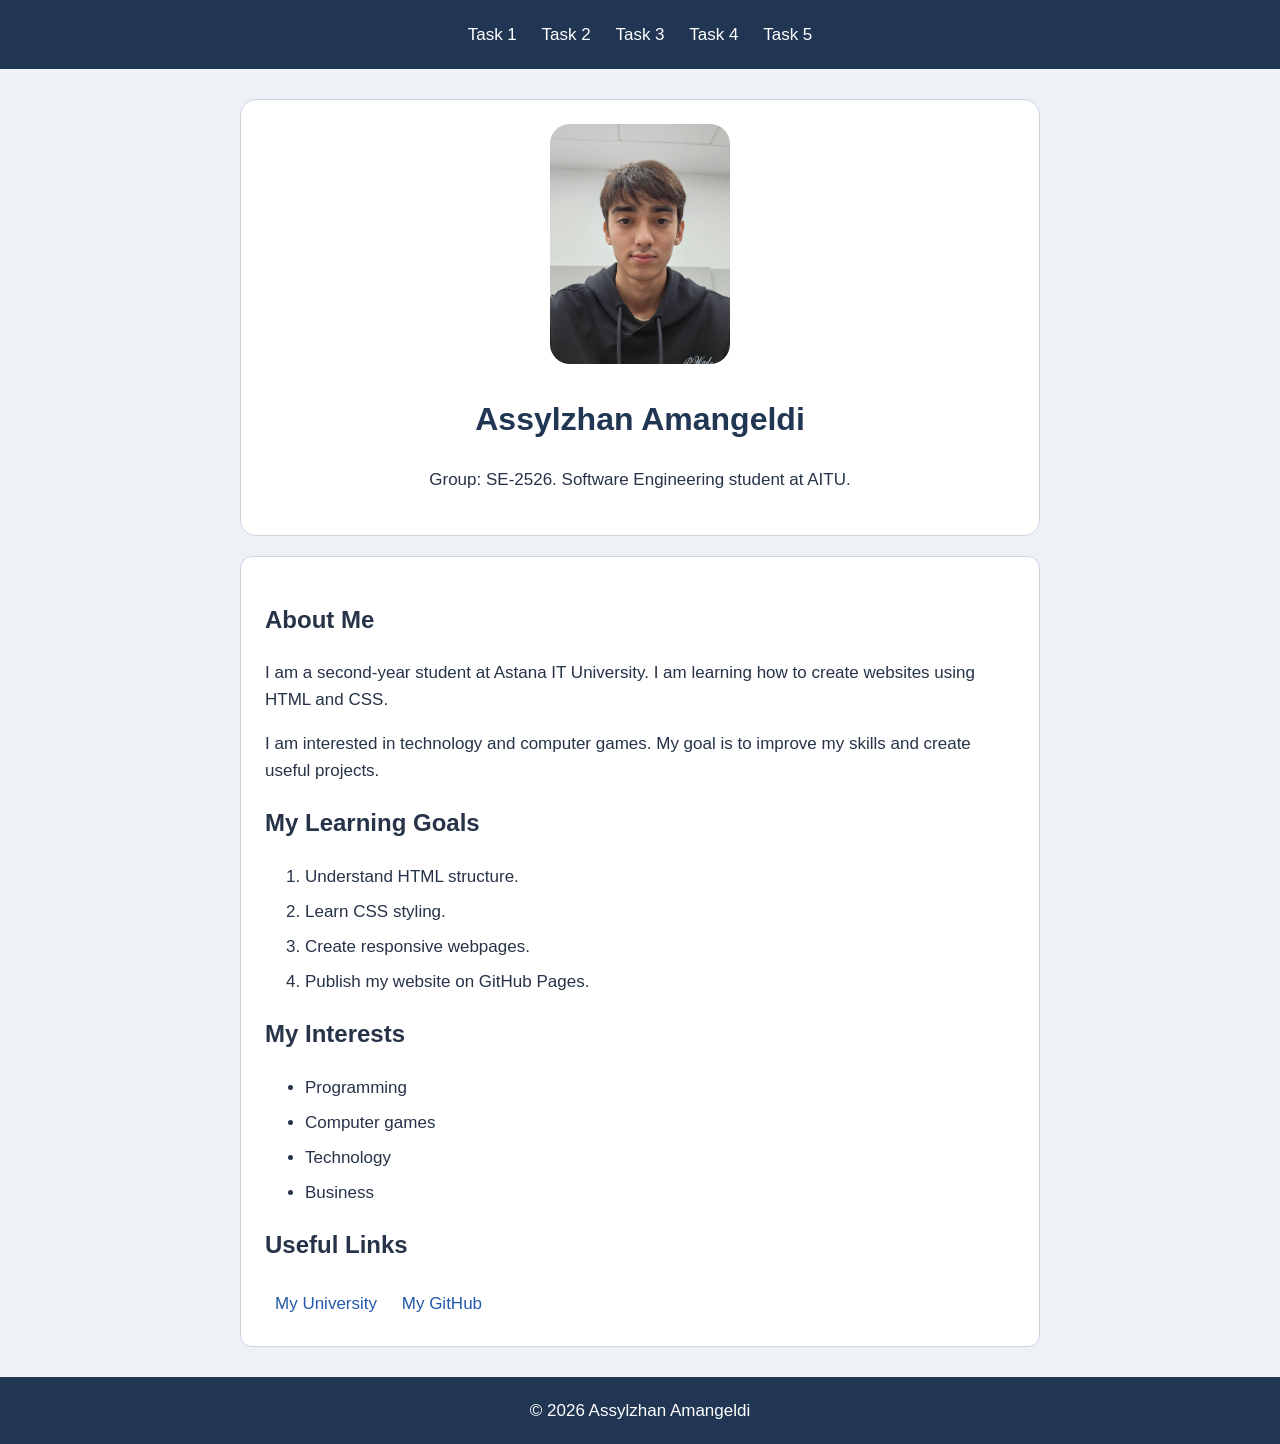
<file: index.html>
<!DOCTYPE html>
<html lang="en">
<head>
    <meta charset="UTF-8">
    <meta name="viewport" content="width=device-width, initial-scale=1.0">
    <title>My Personal Page</title>
    <link rel="stylesheet" href="styles.css">
</head>
<body>
    <nav>
        <a href="index.html">Task 1</a>
        <a href="layout.html">Task 2</a>
        <a href="exercise1/index.html">Task 3</a>
        <a href="table-form.html">Task 4</a>
        <a href="project.html">Task 5</a>
    </nav>

    <main>
        <div class="profile-card">
            <img src="images/profile.jpg"
                 alt="Portrait of Assylzhan Amangeldi">

            <h1 id="profile-name">Assylzhan Amangeldi</h1>
            <p>Group: SE-2526. Software Engineering student at AITU.</p>
        </div>

        <section>
            <h2>About Me</h2>
            <p>
                I am a second-year student at Astana IT University.
                I am learning how to create websites using HTML and CSS.
            </p>
            <p>
                I am interested in technology and computer games.
                My goal is to improve my skills and create useful projects.
            </p>

            <h2>My Learning Goals</h2>
            <ol>
                <li>Understand HTML structure.</li>
                <li>Learn CSS styling.</li>
                <li>Create responsive webpages.</li>
                <li>Publish my website on GitHub Pages.</li>
            </ol>

            <h2>My Interests</h2>
            <ul>
                <li>Programming</li>
                <li>Computer games</li>
                <li>Technology</li>
                <li>Business</li>
            </ul>

            <h2>Useful Links</h2>
            <a href="https://astanait.edu.kz/">My University</a>
            <a href="https://github.com/Asylstyle">My GitHub</a>
        </section>
    </main>

    <footer>
        &copy; 2026 Assylzhan Amangeldi
    </footer>
</body>
</html>
</file>
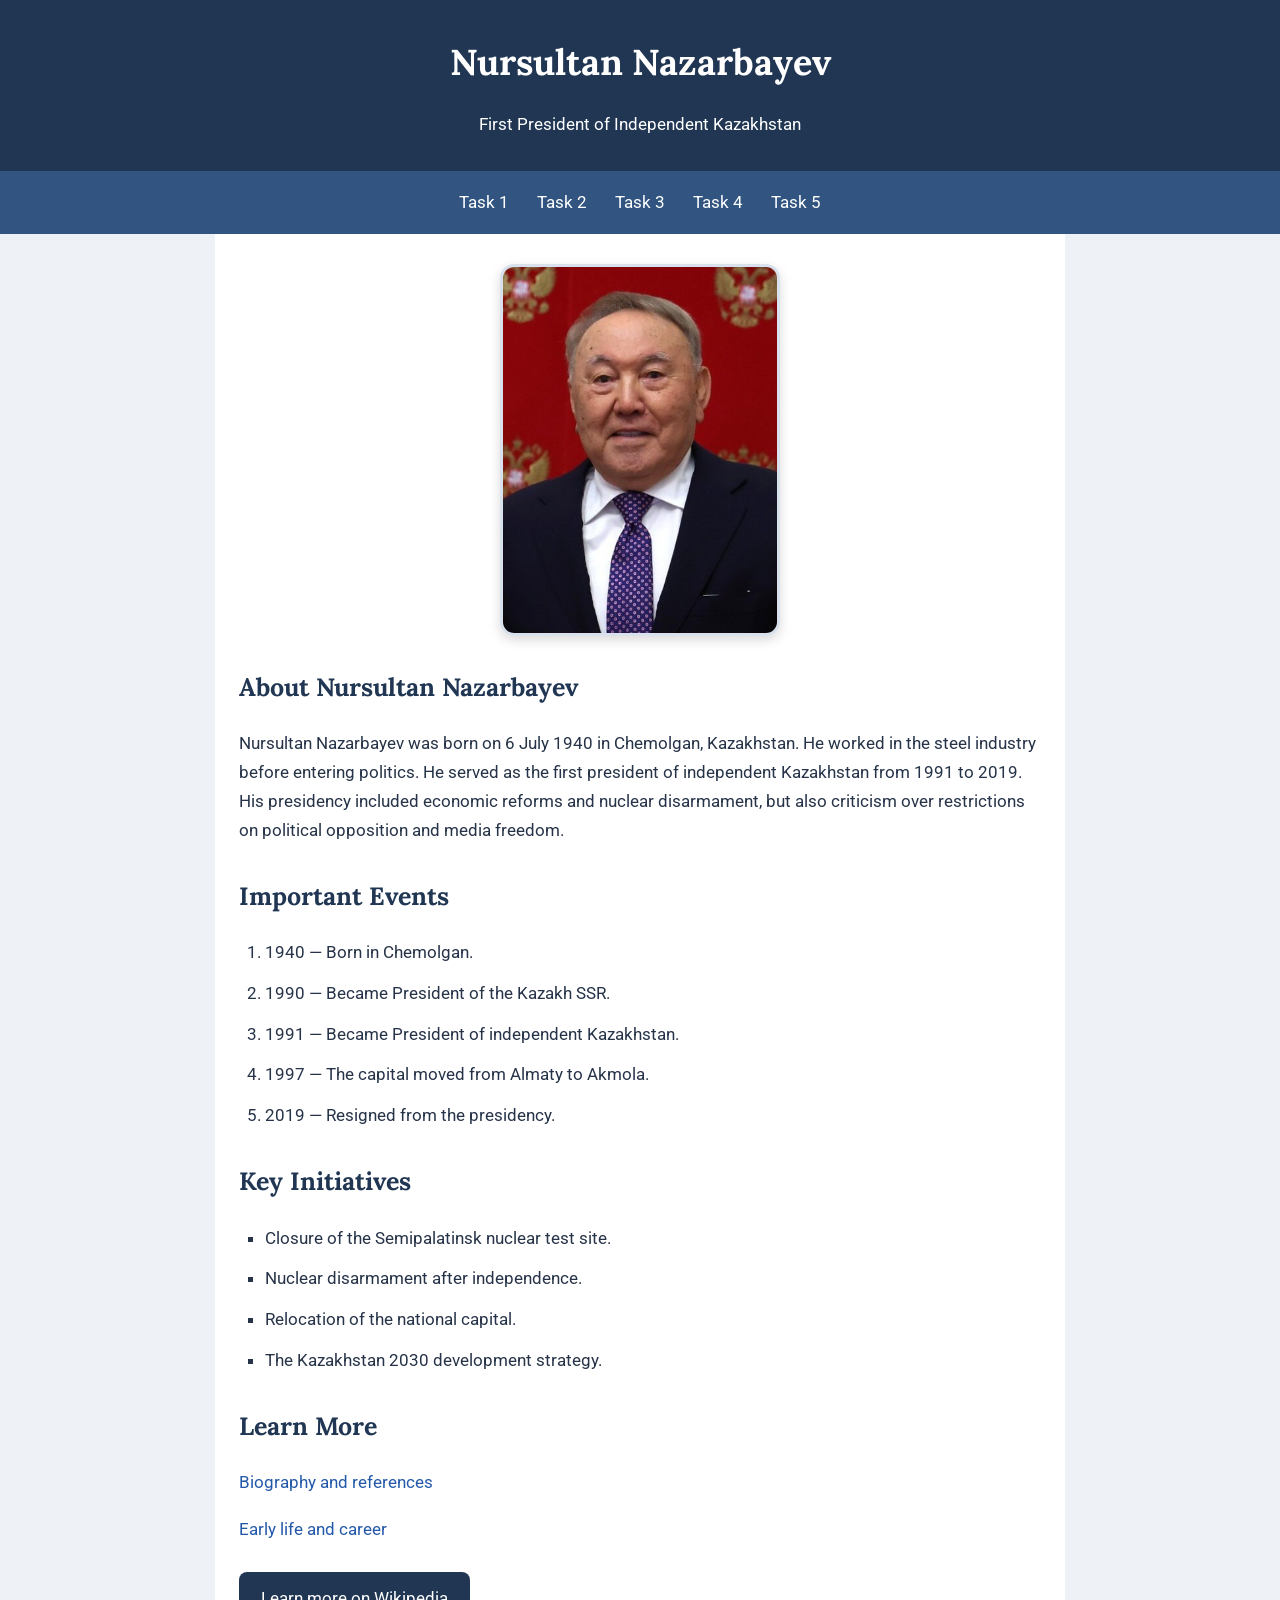
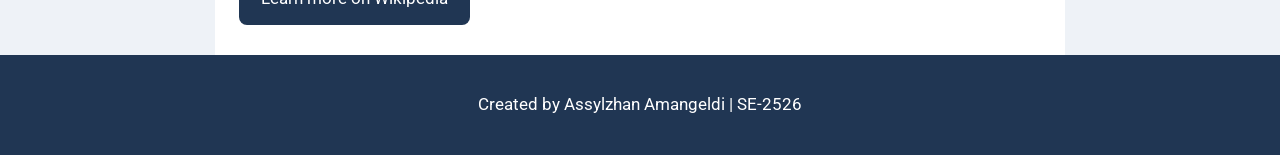
<file: exercise1/index.html>
<!DOCTYPE html>
<html lang="en">
<head>
    <meta charset="UTF-8">
    <meta name="viewport" content="width=device-width, initial-scale=1.0">
    <title>Nursultan Nazarbayev | Biography</title>

    <link href="https://fonts.googleapis.com/css2?family=Lora:wght@400;700&family=Roboto:wght@400;700&display=swap"
          rel="stylesheet">
    <link rel="stylesheet" href="styles.css">
</head>
<body>
    <header>
        <h1>Nursultan Nazarbayev</h1>
        <p>First President of Independent Kazakhstan</p>
    </header>

    <nav>
        <a href="../index.html">Task 1</a>
        <a href="../layout.html">Task 2</a>
        <a href="index.html">Task 3</a>
        <a href="../table-form.html">Task 4</a>
        <a href="../project.html">Task 5</a>
    </nav>

    <main class="content">
        <img class="portrait"
             src="../images/nazarbayev.jpg"
             alt="Portrait of Nursultan Nazarbayev">

        <h2>About Nursultan Nazarbayev</h2>
        <p>
            Nursultan Nazarbayev was born on 6 July 1940 in
            Chemolgan, Kazakhstan.
            He worked in the steel industry before entering politics.
            He served as the first president of independent Kazakhstan
            from 1991 to 2019.
            His presidency included economic reforms and nuclear
            disarmament, but also criticism over restrictions on
            political opposition and media freedom.
        </p>

        <h2>Important Events</h2>
        <ol>
            <li>1940 — Born in Chemolgan.</li>
            <li>1990 — Became President of the Kazakh SSR.</li>
            <li>1991 — Became President of independent Kazakhstan.</li>
            <li>1997 — The capital moved from Almaty to Akmola.</li>
            <li>2019 — Resigned from the presidency.</li>
        </ol>

        <h2>Key Initiatives</h2>
        <ul>
            <li>Closure of the Semipalatinsk nuclear test site.</li>
            <li>Nuclear disarmament after independence.</li>
            <li>Relocation of the national capital.</li>
            <li>The Kazakhstan 2030 development strategy.</li>
        </ul>

        <h2>Learn More</h2>
        <p>
            <a href="https://en.wikipedia.org/wiki/Nursultan_Nazarbayev">
                Biography and references
            </a>
        </p>
        <p>
            <a href="https://en.wikipedia.org/wiki/Nursultan_Nazarbayev#Early_life_and_career">
                Early life and career
            </a>
        </p>

        <a class="btn"
           href="https://en.wikipedia.org/wiki/Nursultan_Nazarbayev">
            Learn more on Wikipedia
        </a>
    </main>

    <footer>
        <p>Created by Assylzhan Amangeldi | SE-2526</p>
    </footer>
</body>
</html>
</file>
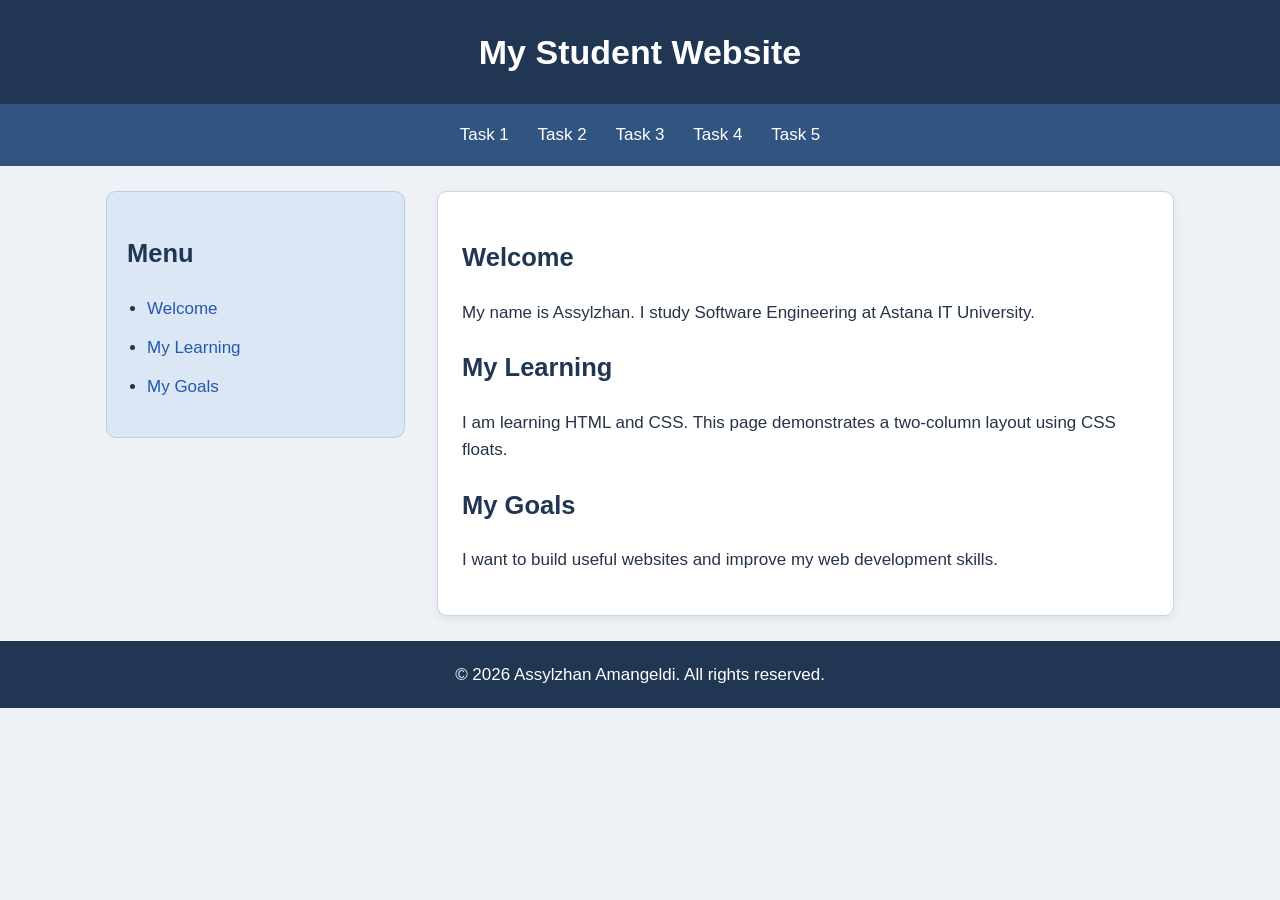
<file: layout.html>
<!DOCTYPE html>
<html lang="en">
<head>
    <meta charset="UTF-8">
    <meta name="viewport" content="width=device-width, initial-scale=1.0">
    <title>Task 2 | Webpage Layout</title>
    <link rel="stylesheet" href="layout.css">
</head>
<body>
    <div class="header">
        <h1>My Student Website</h1>
    </div>

    <div class="navbar">
        <a href="index.html">Task 1</a>
        <a href="layout.html">Task 2</a>
        <a href="exercise1/index.html">Task 3</a>
        <a href="table-form.html">Task 4</a>
        <a href="project.html">Task 5</a>
    </div>

    <div class="container">
        <div class="sidebar">
            <h2>Menu</h2>
            <ul>
                <li><a href="#welcome">Welcome</a></li>
                <li><a href="#learning">My Learning</a></li>
                <li><a href="#goals">My Goals</a></li>
            </ul>
        </div>

        <div class="content">
            <h2 id="welcome">Welcome</h2>
            <p>
                My name is Assylzhan. I study Software Engineering
                at Astana IT University.
            </p>

            <h2 id="learning">My Learning</h2>
            <p>
                I am learning HTML and CSS. This page demonstrates
                a two-column layout using CSS floats.
            </p>

            <h2 id="goals">My Goals</h2>
            <p>
                I want to build useful websites and improve
                my web development skills.
            </p>
        </div>
    </div>

    <div class="footer">
        &copy; 2026 Assylzhan Amangeldi. All rights reserved.
    </div>
</body>
</html>
</file>
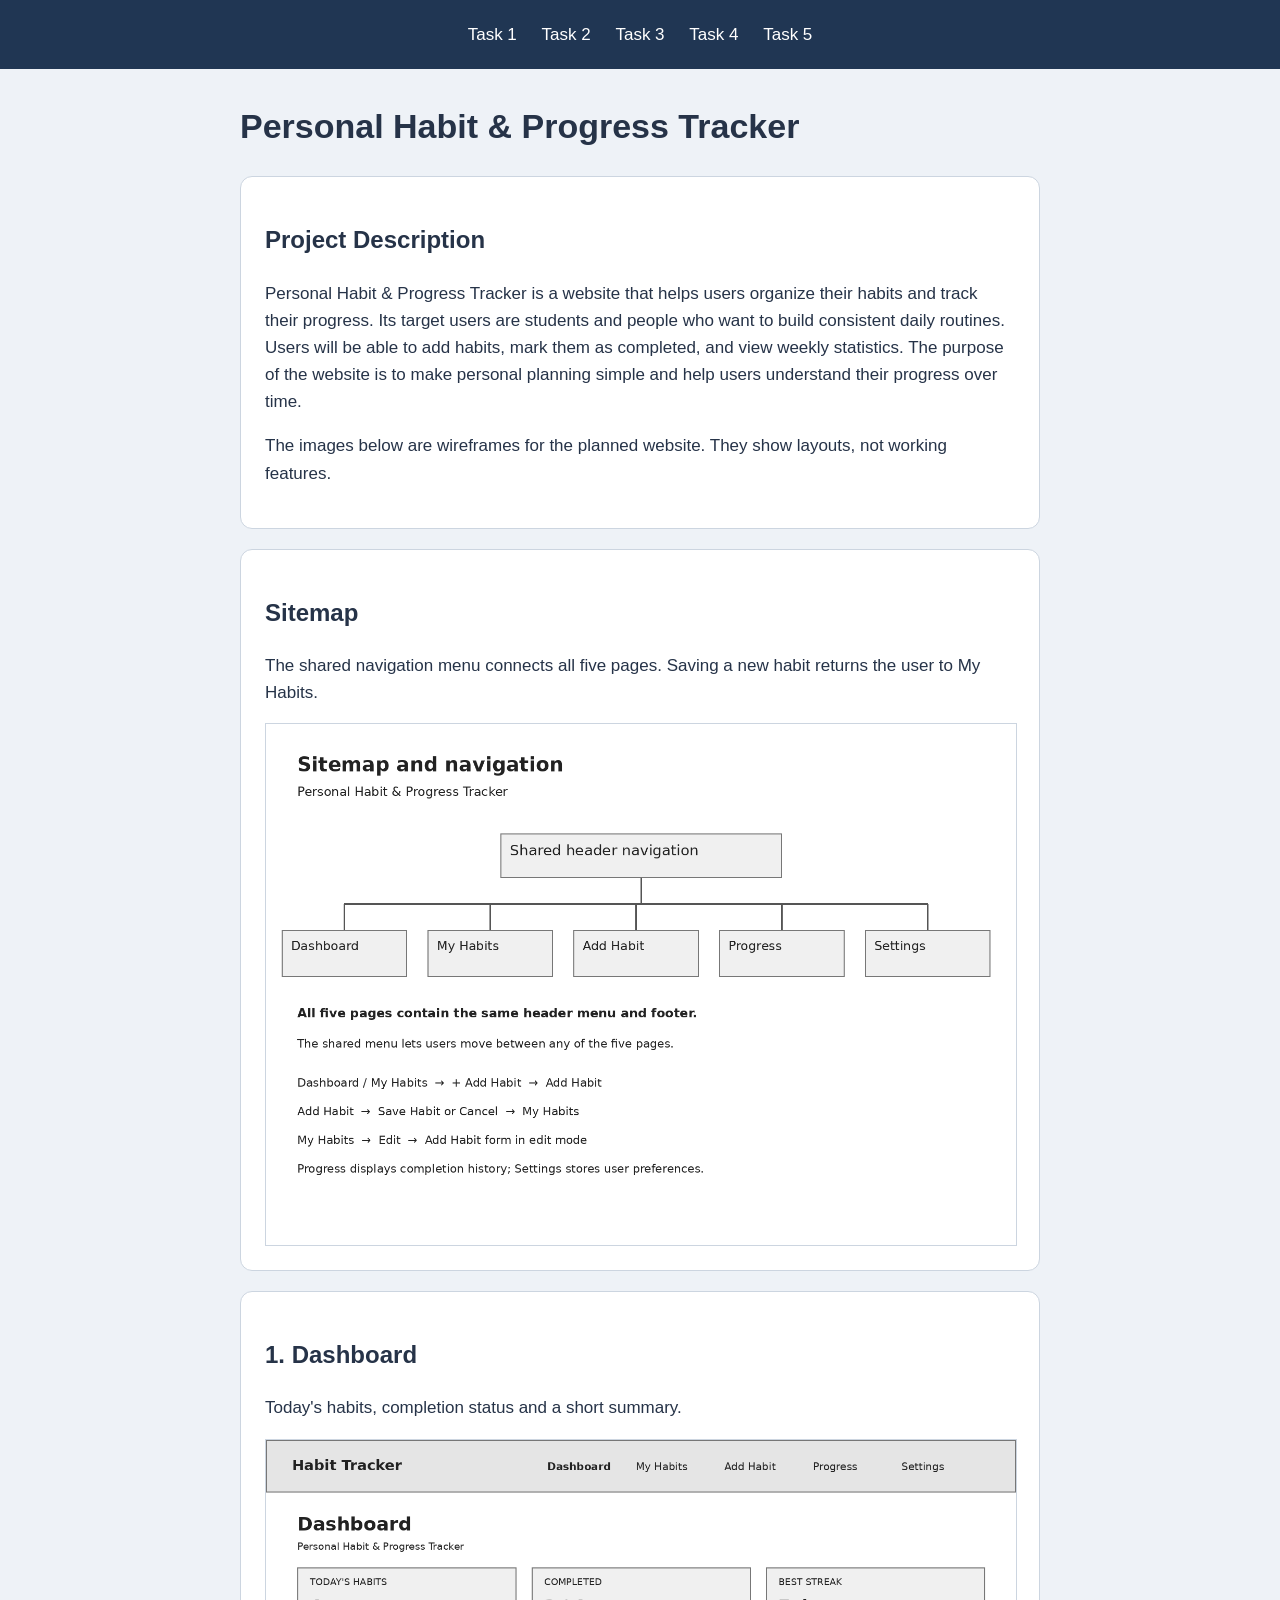
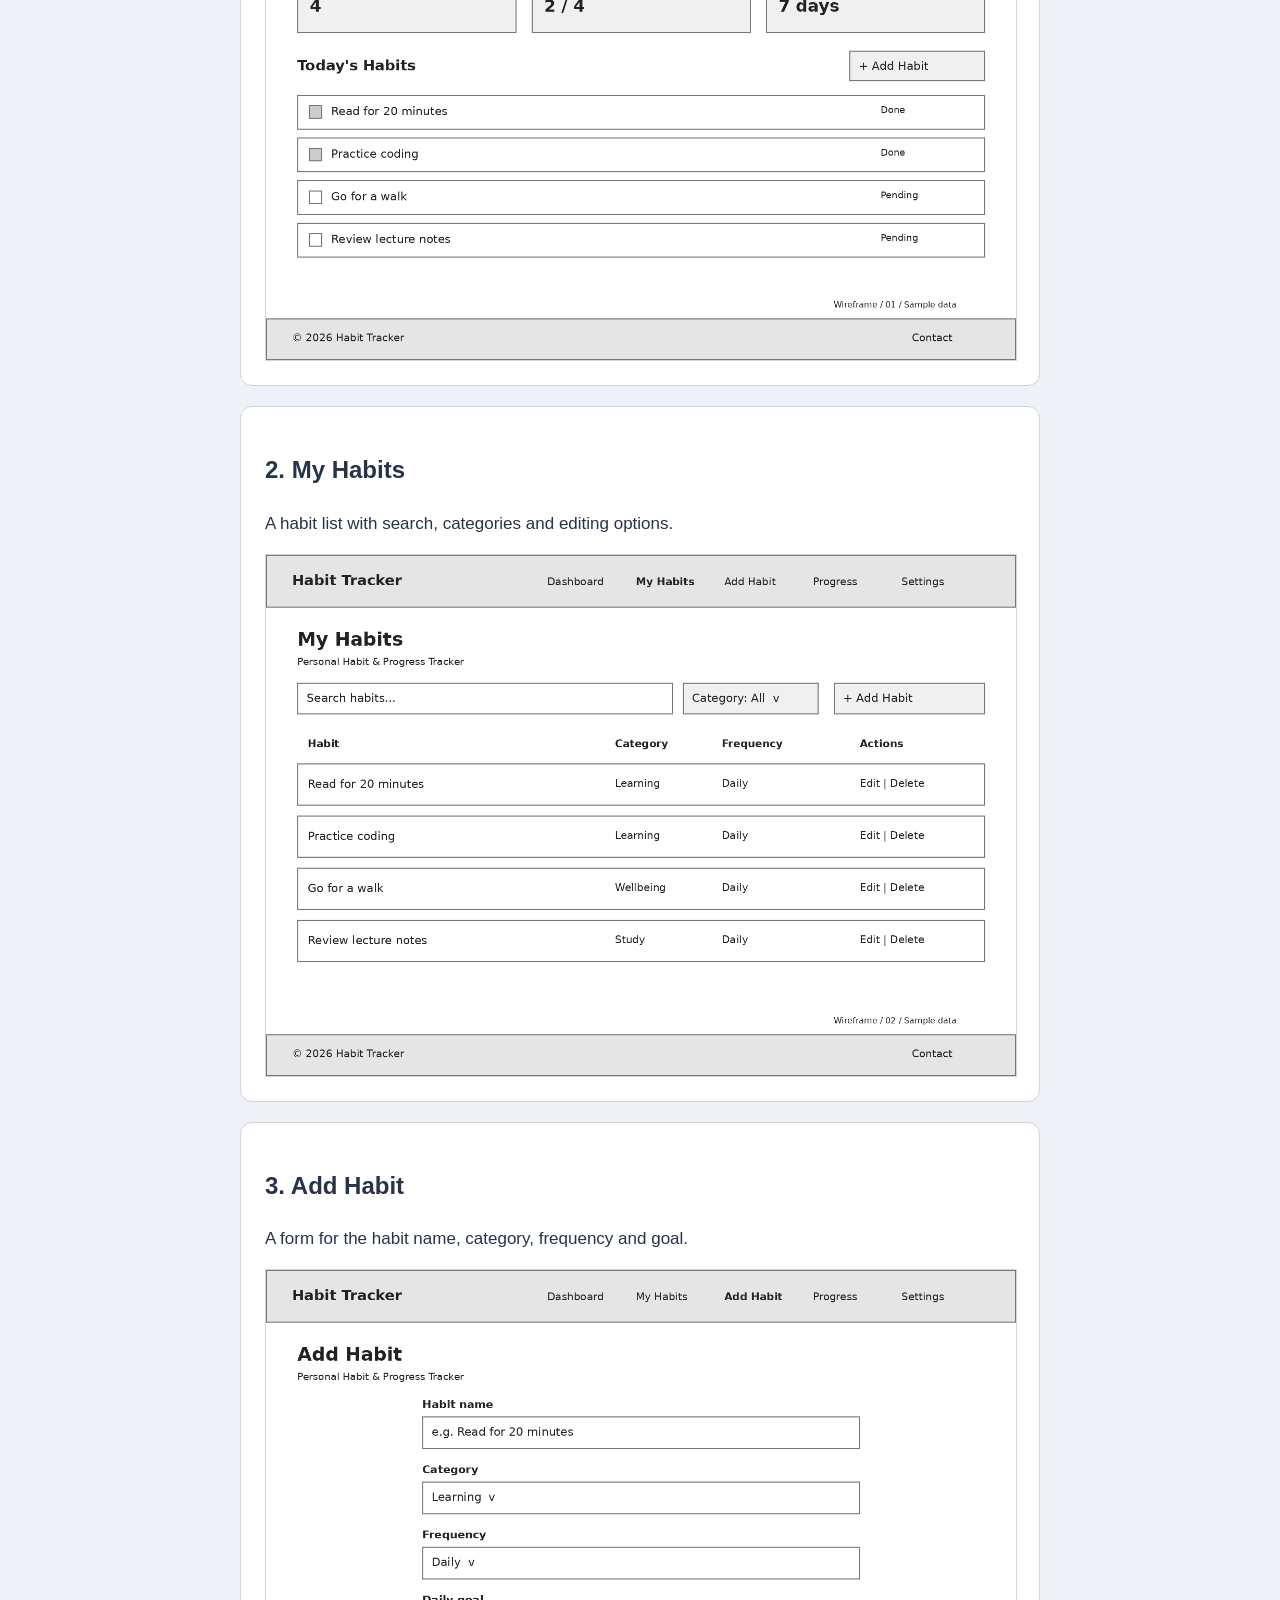
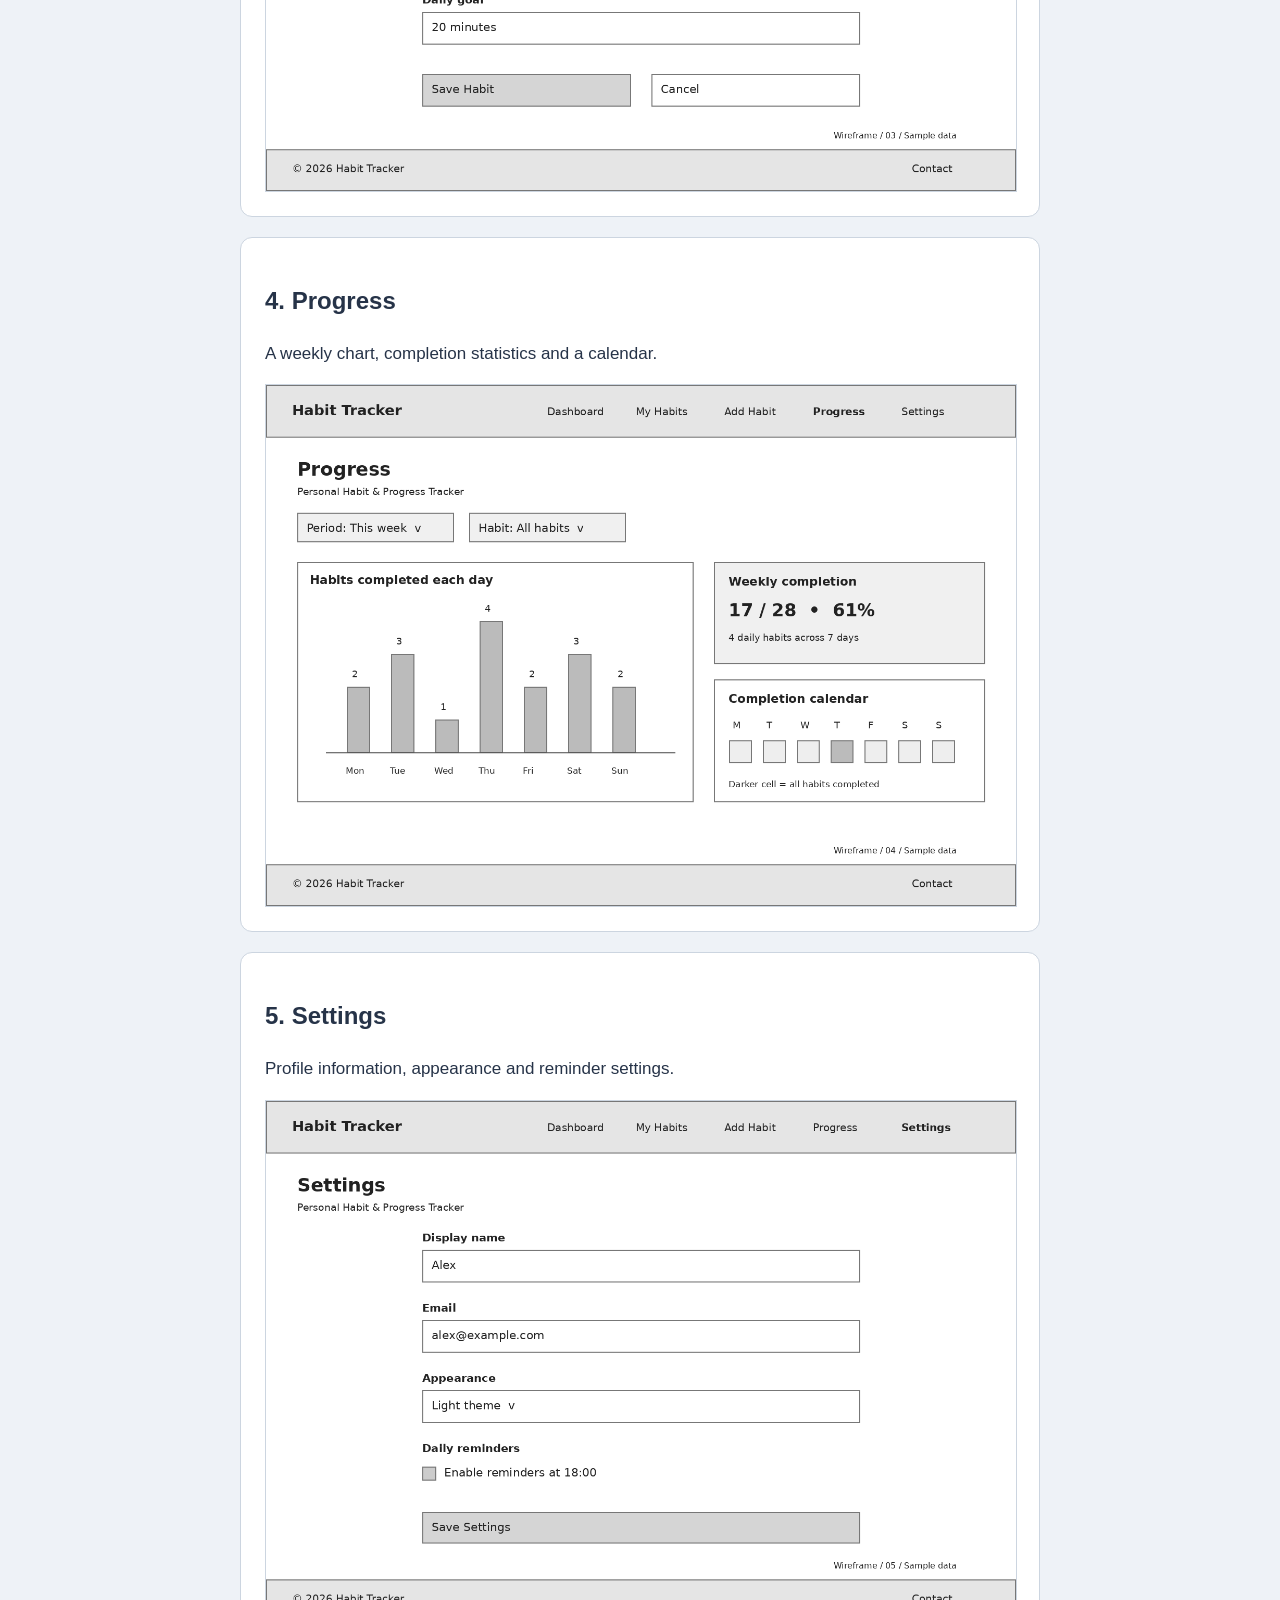
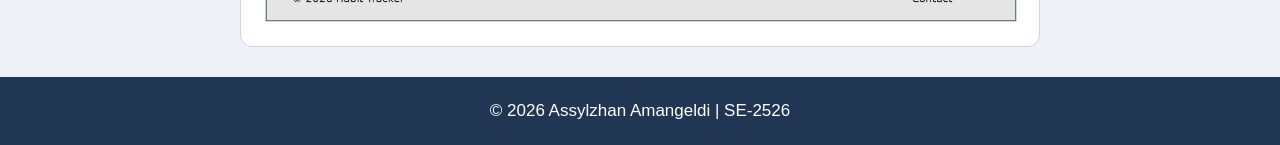
<file: project.html>
<!DOCTYPE html>
<html lang="en">
<head>
    <meta charset="UTF-8">
    <meta name="viewport" content="width=device-width, initial-scale=1.0">
    <title>Task 5 | Habit Tracker Project</title>
    <link rel="stylesheet" href="styles.css">

    <style>
        .wireframe {
            display: block;
            width: 100%;
            height: auto;
            margin-top: 16px;
            border: 1px solid #ccd5e0;
        }
    </style>
</head>
<body>
    <nav>
        <a href="index.html">Task 1</a>
        <a href="layout.html">Task 2</a>
        <a href="exercise1/index.html">Task 3</a>
        <a href="table-form.html">Task 4</a>
        <a href="project.html">Task 5</a>
    </nav>

    <main>
        <h1>Personal Habit &amp; Progress Tracker</h1>

        <section>
            <h2>Project Description</h2>
            <p>
                Personal Habit &amp; Progress Tracker is a website
                that helps users organize their habits and track
                their progress.
                Its target users are students and people who want
                to build consistent daily routines.
                Users will be able to add habits, mark them as
                completed, and view weekly statistics.
                The purpose of the website is to make personal
                planning simple and help users understand their
                progress over time.
            </p>
            <p>
                The images below are wireframes for the planned
                website. They show layouts, not working features.
            </p>
        </section>

        <section>
            <h2>Sitemap</h2>
            <p>
                The shared navigation menu connects all five pages.
                Saving a new habit returns the user to My Habits.
            </p>
            <img class="wireframe"
                 src="wireframes/06-sitemap.png"
                 alt="Sitemap showing the five pages and navigation">
        </section>

        <section>
            <h2>1. Dashboard</h2>
            <p>Today's habits, completion status and a short summary.</p>
            <img class="wireframe"
                 src="wireframes/01-dashboard.png"
                 alt="Dashboard wireframe with habits and summary cards">
        </section>

        <section>
            <h2>2. My Habits</h2>
            <p>A habit list with search, categories and editing options.</p>
            <img class="wireframe"
                 src="wireframes/02-my-habits.png"
                 alt="My Habits wireframe with a list and action buttons">
        </section>

        <section>
            <h2>3. Add Habit</h2>
            <p>A form for the habit name, category, frequency and goal.</p>
            <img class="wireframe"
                 src="wireframes/03-add-habit.png"
                 alt="Add Habit wireframe with form fields">
        </section>

        <section>
            <h2>4. Progress</h2>
            <p>A weekly chart, completion statistics and a calendar.</p>
            <img class="wireframe"
                 src="wireframes/04-progress.png"
                 alt="Progress wireframe with a chart and calendar">
        </section>

        <section>
            <h2>5. Settings</h2>
            <p>Profile information, appearance and reminder settings.</p>
            <img class="wireframe"
                 src="wireframes/05-settings.png"
                 alt="Settings wireframe with profile and preferences">
        </section>
    </main>

    <footer>
        &copy; 2026 Assylzhan Amangeldi | SE-2526
    </footer>
</body>
</html>
</file>
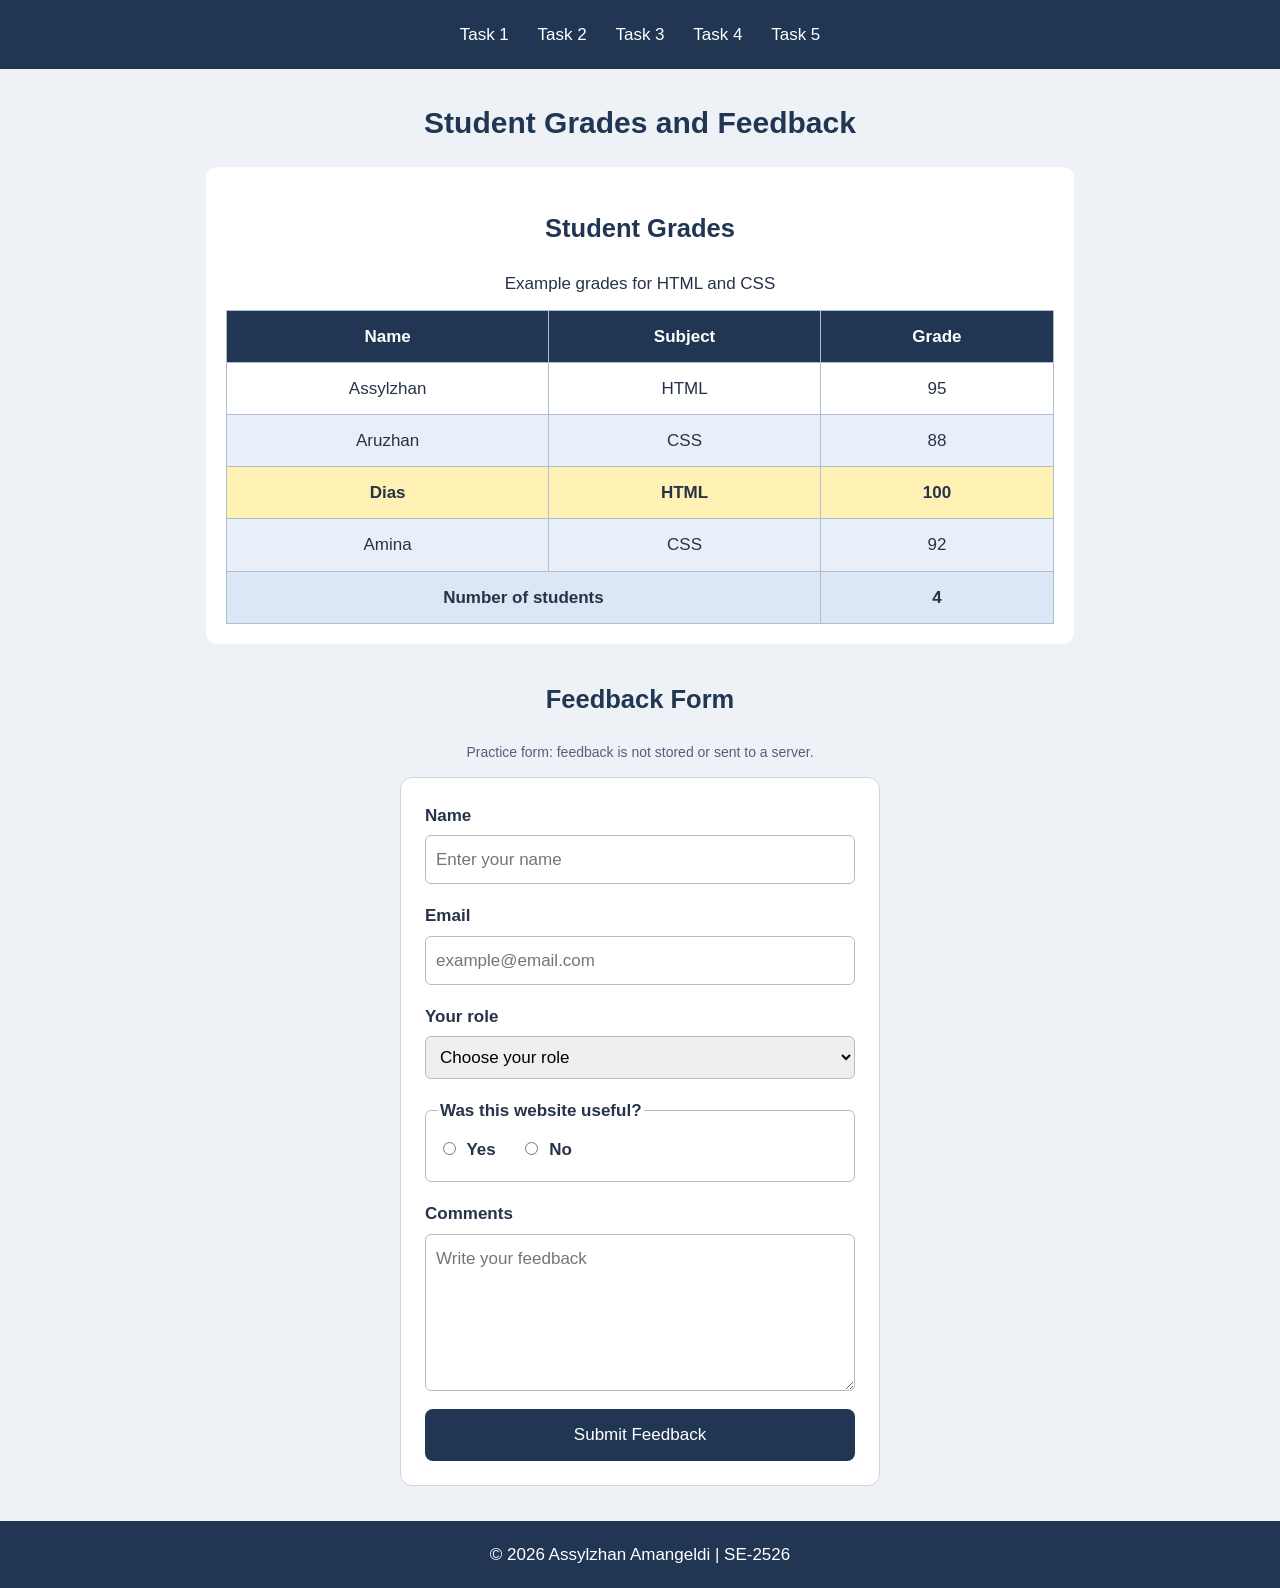
<file: table-form.html>
<!DOCTYPE html>
<html lang="en">
<head>
    <meta charset="UTF-8">
    <meta name="viewport" content="width=device-width, initial-scale=1.0">
    <title>Task 4 | Table and Form</title>
    <link rel="stylesheet" href="table-form.css">
</head>
<body>
    <nav>
        <a href="index.html">Task 1</a>
        <a href="layout.html">Task 2</a>
        <a href="exercise1/index.html">Task 3</a>
        <a href="table-form.html">Task 4</a>
        <a href="project.html">Task 5</a>
    </nav>

    <main>
        <h1 id="page-title">Student Grades and Feedback</h1>

        <section class="table-section">
            <h2>Student Grades</h2>

            <table>
                <caption>Example grades for HTML and CSS</caption>

                <thead>
                    <tr>
                        <th scope="col">Name</th>
                        <th scope="col">Subject</th>
                        <th scope="col">Grade</th>
                    </tr>
                </thead>

                <tbody>
                    <tr>
                        <td>Assylzhan</td>
                        <td>HTML</td>
                        <td>95</td>
                    </tr>
                    <tr>
                        <td>Aruzhan</td>
                        <td>CSS</td>
                        <td>88</td>
                    </tr>
                    <tr class="highlight-row">
                        <td>Dias</td>
                        <td>HTML</td>
                        <td>100</td>
                    </tr>
                    <tr>
                        <td>Amina</td>
                        <td>CSS</td>
                        <td>92</td>
                    </tr>
                </tbody>

                <tfoot>
                    <tr>
                        <td colspan="2">Number of students</td>
                        <td>4</td>
                    </tr>
                </tfoot>
            </table>
        </section>

        <section class="form-section">
            <h2>Feedback Form</h2>
            <p class="form-note">
                Practice form: feedback is not stored or sent to a server.
            </p>

            <form action="table-form.html" method="get">
                <label for="name">Name</label>
                <input type="text" id="name" name="name"
                       placeholder="Enter your name" required>

                <label for="email">Email</label>
                <input type="email" id="email" name="email"
                       placeholder="example@email.com" required>

                <label for="role">Your role</label>
                <select id="role" name="role" required>
                    <option value="">Choose your role</option>
                    <option value="student">Student</option>
                    <option value="teacher">Teacher</option>
                    <option value="other">Other</option>
                </select>

                <fieldset>
                    <legend>Was this website useful?</legend>

                    <label class="radio-option" for="yes">
                        <input type="radio" id="yes"
                               name="useful" value="yes" required>
                        Yes
                    </label>

                    <label class="radio-option" for="no">
                        <input type="radio" id="no"
                               name="useful" value="no">
                        No
                    </label>
                </fieldset>

                <label for="comments">Comments</label>
                <textarea id="comments" name="comments"
                          rows="5"
                          placeholder="Write your feedback"></textarea>

                <button type="submit">Submit Feedback</button>
            </form>
        </section>
    </main>

    <footer>
        &copy; 2026 Assylzhan Amangeldi | SE-2526
    </footer>
</body>
</html>
</file>
<file: styles.css>
/* Element selector */
body {
    margin: 0;
    background-color: #eef2f7;
    color: #263348;
    font-family: Arial, sans-serif;
    font-size: 17px;
    line-height: 1.6;
}

nav {
    background-color: #203653;
    padding: 16px;
    text-align: center;
}

a {
    display: inline-block;
    color: #2459a9;
    margin: 5px 10px;
    text-decoration: none;
}

a:hover {
    color: #b54708;
    text-decoration: underline;
}

nav a {
    color: white;
}

nav a:hover {
    color: #ffd38a;
}

main {
    max-width: 800px;
    margin: 30px auto;
    padding: 0 16px;
}

/* Class selector */
.profile-card {
    background-color: white;
    text-align: center;
    padding: 24px;
    border: 1px solid #ccd5e0;
    border-radius: 16px;
}

.profile-card img {
    width: 180px;
    max-width: 100%;
    height: auto;
    border-radius: 20px;
}

/* ID selector */
#profile-name {
    color: #203653;
    font-size: 32px;
}

section {
    background-color: white;
    margin-top: 20px;
    padding: 24px;
    border: 1px solid #ccd5e0;
    border-radius: 12px;
}

h2 {
    font-size: 24px;
}

li {
    margin-bottom: 8px;
}

footer {
    background-color: #203653;
    color: white;
    text-align: center;
    padding: 20px;
}

@media (max-width: 600px) {
    #profile-name {
        font-size: 25px;
    }

    .profile-card,
    section {
        padding: 16px;
    }
}
</file>
<file: exercise1/styles.css>
* {
    box-sizing: border-box;
}

body {
    margin: 0;
    background-color: #eef2f7;
    font-family: "Roboto", sans-serif;
    font-size: 17px;
    line-height: 1.7;
    color: #263348;
}

h1,
h2 {
    font-family: "Lora", serif;
}

header {
    background-color: #203653;
    color: white;
    padding: 32px 16px;
    text-align: center;
}

header h1 {
    margin: 0;
    font-size: 36px;
}

header p {
    margin-bottom: 0;
}

nav {
    background-color: #315580;
    padding: 12px;
    text-align: center;
}

nav a {
    display: inline-block;
    color: white;
    margin: 5px 12px;
}

nav a:hover {
    color: #ffd38a;
}

.content {
    max-width: 850px;
    margin: 0 auto;
    padding: 30px 24px;
    background-color: white;
}

.portrait {
    display: block;
    width: 280px;
    max-width: 100%;
    height: auto;
    margin: 0 auto 30px;
    border-radius: 14px;
    border: 3px solid #d8e1ec;
    box-shadow: 0 4px 12px #00000026;
}

h2 {
    margin-top: 30px;
    color: #203653;
    font-size: 25px;
}

p {
    margin-bottom: 18px;
}

ol {
    list-style-type: decimal;
    padding-left: 26px;
}

ul {
    list-style-type: square;
    padding-left: 26px;
}

li {
    margin-bottom: 12px;
}

a {
    color: #2459a9;
    text-decoration: none;
}

a:hover {
    color: #b54708;
    text-decoration: underline;
}

.btn {
    display: inline-block;
    background-color: #203653;
    color: white;
    padding: 12px 22px;
    margin-top: 10px;
    border-radius: 8px;
}

.btn:hover {
    background-color: #315580;
    color: white;
    text-decoration: none;
}

footer {
    background-color: #203653;
    color: white;
    padding: 18px;
    text-align: center;
}

@media (max-width: 600px) {
    header h1 {
        font-size: 28px;
    }

    .content {
        padding: 20px 16px;
    }
}
</file>
<file: layout.css>
* {
    box-sizing: border-box;
}

body {
    margin: 0;
    font-family: Arial, sans-serif;
    font-size: 17px;
    line-height: 1.6;
    background-color: #eef2f7;
    color: #263348;
}

.header {
    background-color: #203653;
    color: white;
    padding: 25px;
    text-align: center;
}

.header h1 {
    margin: 0;
}

.navbar {
    background-color: #315580;
    padding: 12px;
    text-align: center;
}

.navbar a {
    display: inline-block;
    color: white;
    margin: 5px 12px;
    text-decoration: none;
}

.navbar a:hover {
    color: #ffd38a;
    text-decoration: underline;
}

.container {
    max-width: 1100px;
    margin: 25px auto;
    padding: 0 16px;
}

/* Keep floated columns inside the container */
.container::after {
    content: "";
    display: block;
    clear: both;
}

.sidebar {
    float: left;
    width: 28%;
    background-color: #dce7f5;
    padding: 20px;
    border: 1px solid #bdcce0;
    border-radius: 10px;
}

.content {
    float: right;
    width: 69%;
    background-color: white;
    padding: 24px;
    border: 1px solid #ccd5e0;
    border-radius: 10px;
    box-shadow: 0 3px 10px #00000012;
}

h2 {
    color: #203653;
}

.sidebar ul {
    padding-left: 20px;
}

.sidebar li {
    margin-bottom: 12px;
}

.sidebar a {
    color: #2459a9;
    text-decoration: none;
}

.sidebar a:hover {
    color: #b54708;
    text-decoration: underline;
}

.footer {
    clear: both;
    background-color: #203653;
    color: white;
    padding: 20px;
    text-align: center;
}

@media (max-width: 650px) {
    .sidebar,
    .content {
        float: none;
        width: 100%;
        margin-bottom: 20px;
    }
}
</file>
<file: table-form.css>
* {
    box-sizing: border-box;
}

body {
    margin: 0;
    background-color: #eef2f7;
    color: #263348;
    font-family: Arial, sans-serif;
    font-size: 17px;
    line-height: 1.6;
}

nav {
    background-color: #203653;
    padding: 16px;
    text-align: center;
}

nav a {
    display: inline-block;
    color: white;
    margin: 5px 12px;
    text-decoration: none;
}

nav a:hover {
    color: #ffd38a;
    text-decoration: underline;
}

main {
    max-width: 900px;
    margin: 30px auto;
    padding: 0 16px;
}

/* ID selector */
#page-title {
    color: #203653;
    text-align: center;
    font-size: 30px;
}

h2 {
    color: #203653;
    text-align: center;
}

.table-section {
    background-color: white;
    padding: 20px;
    border-radius: 12px;
    overflow-x: auto;
}

table {
    width: 100%;
    border-collapse: collapse;
}

caption {
    margin-bottom: 12px;
}

th,
td {
    border: 1px solid #aebdd0;
    padding: 12px;
    text-align: center;
}

thead {
    background-color: #203653;
    color: white;
}

/* Alternate row colors */
tbody tr:nth-child(even) {
    background-color: #e8eff8;
}

/* Highlight takes priority over alternating colors */
tbody tr.highlight-row {
    background-color: #fff0b3;
    font-weight: bold;
}

tfoot {
    background-color: #dce7f5;
    font-weight: bold;
}

.form-section {
    margin-top: 35px;
}

.form-note {
    text-align: center;
    color: #526079;
    font-size: 14px;
}

form {
    width: 480px;
    max-width: 100%;
    margin: 0 auto;
    background-color: white;
    padding: 24px;
    border: 1px solid #ccd5e0;
    border-radius: 12px;
}

label {
    display: block;
    font-weight: bold;
    margin-bottom: 6px;
}

input[type="text"],
input[type="email"],
select,
textarea {
    display: block;
    width: 100%;
    padding: 10px;
    margin-bottom: 18px;
    border: 1px solid #aebdd0;
    border-radius: 6px;
    font: inherit;
}

textarea {
    resize: vertical;
}

fieldset {
    border: 1px solid #aebdd0;
    border-radius: 6px;
    margin: 0 0 18px;
    padding: 12px;
}

legend {
    font-weight: bold;
}

.radio-option {
    display: inline-block;
    margin-right: 20px;
}

input[type="radio"] {
    margin-right: 6px;
}

button {
    width: 100%;
    background-color: #203653;
    color: white;
    padding: 12px;
    border: none;
    border-radius: 8px;
    font: inherit;
    cursor: pointer;
}

button:hover {
    background-color: #315580;
}

footer {
    margin-top: 35px;
    background-color: #203653;
    color: white;
    text-align: center;
    padding: 20px;
}
</file>
